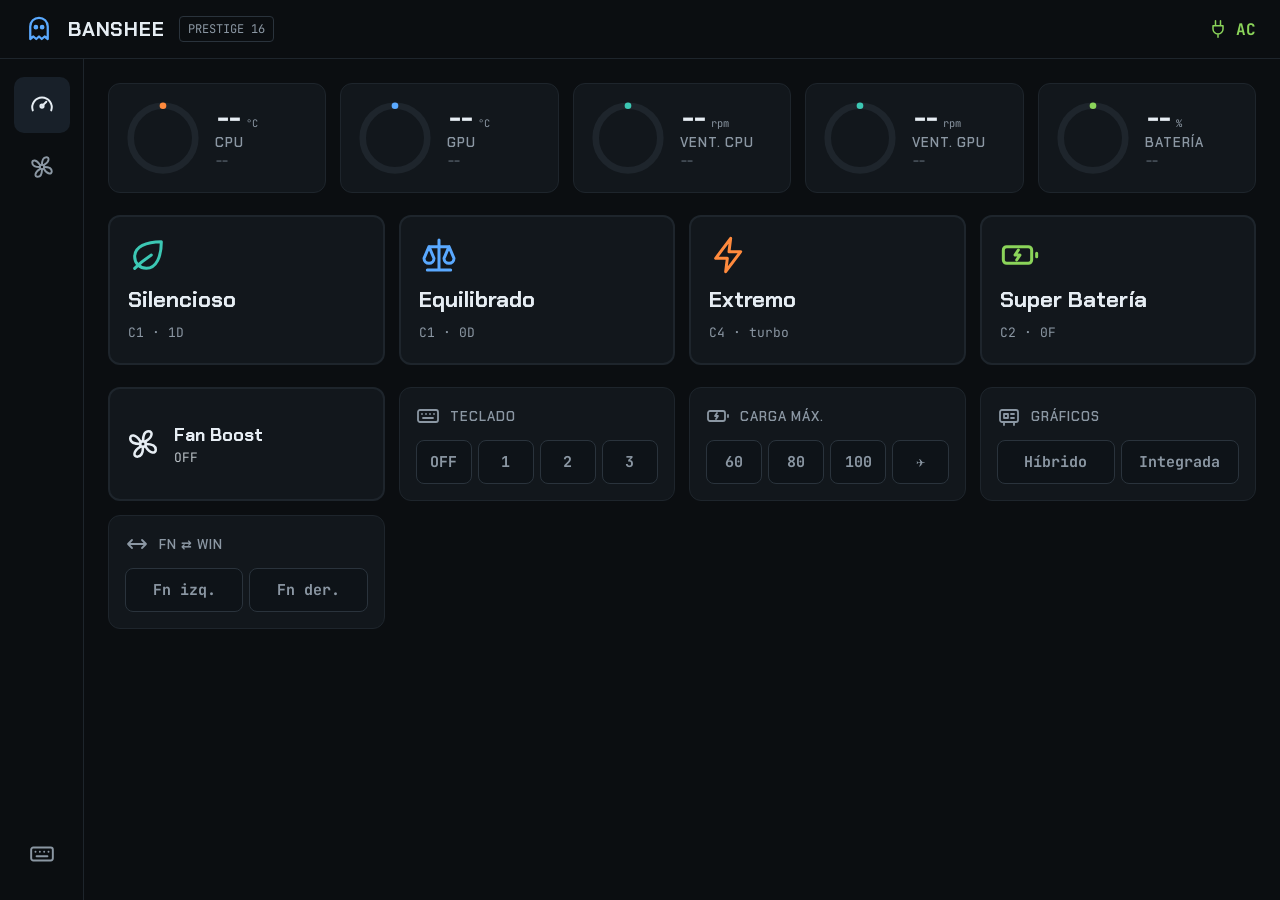
<file: ui/index.html>
<!doctype html>
<html lang="es">
<head>
<meta charset="utf-8">
<meta name="viewport" content="width=device-width, initial-scale=1">
<title>Banshee</title>
<link rel="stylesheet" href="app.css">
</head>
<body>
<div class="app">

  <header class="top">
    <svg class="logo" id="logo" width="30" height="30" viewBox="0 0 24 24" aria-hidden="true"><path d="M5 20V10a7 7 0 0 1 14 0v10l-2.5-2-2.3 2-2.2-2-2.2 2-2.3-2z"/><circle cx="9.5" cy="10.5" r="1"/><circle cx="14.5" cy="10.5" r="1"/></svg>
    <span class="brand">BANSHEE</span>
    <span class="chip" id="fw">PRESTIGE 16</span>
    <span class="grow"></span>
    <span class="power" id="power" aria-live="polite">
      <svg width="20" height="20" viewBox="0 0 24 24" aria-hidden="true"><path d="M9 2v6M15 2v6M6 8h12v4a6 6 0 0 1-12 0zM12 18v4"/></svg>
      <span id="powerLabel">AC</span>
    </span>
  </header>

  <div class="banner" id="banner" hidden>
    <svg width="22" height="22" viewBox="0 0 24 24" aria-hidden="true"><rect x="5" y="11" width="14" height="10" rx="2"/><path d="M8 11V7a4 4 0 0 1 8 0v4"/></svg>
    <span id="bannerText">Solo lectura</span>
    <span class="grow"></span>
    <button type="button" class="btn" id="setupBtn">Activar control</button>
  </div>

  <div class="body">
  <nav class="rail" aria-label="Secciones">
    <button type="button" class="on" data-view="home" aria-label="Inicio"><svg width="26" height="26" viewBox="0 0 24 24" aria-hidden="true"><path d="M12 13l4-4M3.5 17a9 9 0 1 1 17 0"/><circle cx="12" cy="13" r="1.5"/></svg></button>
    <button type="button" data-view="fans" aria-label="Ventiladores" title="Ventiladores"><svg width="26" height="26" viewBox="0 0 24 24" aria-hidden="true"><circle cx="12" cy="12" r="2"/><path d="M12 10c0-4 1-7 4-7s3 4-2 7M14 12c4 0 7 1 7 4s-4 3-7-2M12 14c0 4-1 7-4 7s-3-4 2-7M10 12c-4 0-7-1-7-4s4-3 7 2"/></svg></button>
    <span class="grow"></span>
    <button type="button" data-view="keys" aria-label="Atajos" title="Atajos (?)"><svg width="26" height="26" viewBox="0 0 24 24" aria-hidden="true"><rect x="2" y="6" width="20" height="12" rx="2"/><path d="M6 10h.01M10 10h.01M14 10h.01M18 10h.01M7 14h10"/></svg></button>
  </nav>

  <main class="main" id="view-home">
    <section class="gauges" aria-label="Estado">
      <div class="gauge" data-g="cpu"><svg viewBox="0 0 80 80" aria-hidden="true"><circle class="track" cx="40" cy="40" r="34"/><circle class="arc" cx="40" cy="40" r="34" style="stroke:var(--orange)"/></svg>
        <div class="gv"><div><span class="num">--</span><span class="unit">°C</span></div><span class="lbl">CPU</span><span class="sub">--</span></div></div>
      <div class="gauge" data-g="gpu"><svg viewBox="0 0 80 80" aria-hidden="true"><circle class="track" cx="40" cy="40" r="34"/><circle class="arc" cx="40" cy="40" r="34" style="stroke:var(--blue)"/></svg>
        <div class="gv"><div><span class="num">--</span><span class="unit">°C</span></div><span class="lbl">GPU</span><span class="sub">--</span></div></div>
      <div class="gauge" data-g="fcpu"><svg viewBox="0 0 80 80" aria-hidden="true"><circle class="track" cx="40" cy="40" r="34"/><circle class="arc" cx="40" cy="40" r="34" style="stroke:var(--teal)"/></svg>
        <div class="gv"><div><span class="num">--</span><span class="unit">rpm</span></div><span class="lbl">VENT. CPU</span><span class="sub">--</span></div></div>
      <div class="gauge" data-g="fgpu"><svg viewBox="0 0 80 80" aria-hidden="true"><circle class="track" cx="40" cy="40" r="34"/><circle class="arc" cx="40" cy="40" r="34" style="stroke:var(--teal)"/></svg>
        <div class="gv"><div><span class="num">--</span><span class="unit">rpm</span></div><span class="lbl">VENT. GPU</span><span class="sub">--</span></div></div>
      <div class="gauge" data-g="bat"><svg viewBox="0 0 80 80" aria-hidden="true"><circle class="track" cx="40" cy="40" r="34"/><circle class="arc" cx="40" cy="40" r="34" style="stroke:var(--green)"/></svg>
        <div class="gv"><div><span class="num">--</span><span class="unit">%</span></div><span class="lbl">BATERÍA</span><span class="sub">--</span></div></div>
    </section>

    <section class="profiles" id="profiles" aria-label="Perfil">
      <button type="button" class="profile" data-p="silent" style="--c:var(--teal)">
        <svg width="40" height="40" viewBox="0 0 24 24" aria-hidden="true"><path d="M11 20A7 7 0 0 1 4 13c0-6 7-9 16-9 0 9-3 16-9 16zM4 20c4-4 7-6 10-8"/></svg>
        <span class="pname">Silencioso</span><span class="pmeta">C1 · 1D</span></button>
      <button type="button" class="profile" data-p="balanced" style="--c:var(--blue)">
        <svg width="40" height="40" viewBox="0 0 24 24" aria-hidden="true"><path d="M12 3v18M5 21h14M6 7h12M6 7l-3 7a3 3 0 0 0 6 0zM18 7l-3 7a3 3 0 0 0 6 0z"/></svg>
        <span class="pname">Equilibrado</span><span class="pmeta">C1 · 0D</span></button>
      <button type="button" class="profile" data-p="extreme" style="--c:var(--orange)">
        <svg width="40" height="40" viewBox="0 0 24 24" aria-hidden="true"><path d="M13 2L4 14h7l-1 8 9-12h-7z"/></svg>
        <span class="pname">Extremo</span><span class="pmeta">C4 · turbo</span></button>
      <button type="button" class="profile" data-p="superbatt" style="--c:var(--green)">
        <svg width="40" height="40" viewBox="0 0 24 24" aria-hidden="true"><rect x="2" y="7" width="17" height="10" rx="2"/><path d="M22 11v2M11 9l-2 3h3l-2 3"/></svg>
        <span class="pname">Super Batería</span><span class="pmeta">C2 · 0F</span></button>
    </section>

    <section class="controls" aria-label="Controles">
      <button type="button" class="boost" id="boost" aria-pressed="false">
        <svg width="34" height="34" viewBox="0 0 24 24" aria-hidden="true"><circle cx="12" cy="12" r="2"/><path d="M12 10c0-4 1-7 4-7s3 4-2 7M14 12c4 0 7 1 7 4s-4 3-7-2M12 14c0 4-1 7-4 7s-3-4 2-7M10 12c-4 0-7-1-7-4s4-3 7 2"/></svg>
        <span class="bt"><span class="bname">Fan Boost</span><span class="bsub" id="boostSub">OFF</span></span>
      </button>

      <div class="card">
        <div class="ch"><svg width="24" height="24" viewBox="0 0 24 24" aria-hidden="true"><rect x="2" y="6" width="20" height="12" rx="2"/><path d="M6 10h.01M10 10h.01M14 10h.01M18 10h.01M7 14h10"/></svg><span>TECLADO</span></div>
        <div class="seg four" id="kbd">
          <button type="button" data-v="0" aria-label="Apagado">OFF</button><button type="button" data-v="1" aria-label="Nivel 1">1</button><button type="button" data-v="2" aria-label="Nivel 2">2</button><button type="button" data-v="3" aria-label="Nivel 3">3</button>
        </div>
      </div>

      <div class="card">
        <div class="ch"><svg width="24" height="24" viewBox="0 0 24 24" aria-hidden="true"><rect x="2" y="7" width="17" height="10" rx="2"/><path d="M22 11v2M11 9l-2 3h3l-2 3"/></svg><span>CARGA MÁX.</span></div>
        <div class="seg four" id="charge">
          <button type="button" data-v="60" aria-label="Límite 60 %">60</button><button type="button" data-v="80" aria-label="Límite 80 %">80</button><button type="button" data-v="100" aria-label="Límite 100 %">100</button><button type="button" data-v="travel" aria-label="Modo viaje: 100 % durante 7 días">✈</button>
        </div>
      </div>

      <div class="card">
        <div class="ch"><svg width="24" height="24" viewBox="0 0 24 24" aria-hidden="true"><rect x="3" y="6" width="18" height="12" rx="2"/><path d="M7 18v3M17 18v3M7 10h4v4H7zM14 10h3M14 14h3"/></svg><span>GRÁFICOS</span><span class="tag" id="gfxTag" hidden>↻ REINICIAR</span></div>
        <div class="seg two" id="gfx">
          <button type="button" data-v="hybrid">Híbrido</button><button type="button" data-v="igpu">Integrada</button>
        </div>
      </div>

      <div class="card">
        <div class="ch"><svg width="24" height="24" viewBox="0 0 24 24" aria-hidden="true"><path d="M7 16l-4-4 4-4M17 8l4 4-4 4M3 12h18"/></svg><span>FN ⇄ WIN</span></div>
        <div class="seg two" id="fn">
          <button type="button" data-v="left">Fn izq.</button><button type="button" data-v="right">Fn der.</button>
        </div>
      </div>
    </section>
  </main>

  <main class="main fans" id="view-fans" hidden>
    <div class="frow">
      <button type="button" class="switch" id="fSwitch" role="switch" aria-checked="false"><span class="trk"><span class="knob"></span></span><span class="swl">Curva propia</span></button>
      <span class="mchip" id="fMode">AUTO</span>
      <span class="grow"></span>
      <button type="button" class="fbtn" id="fReset"><svg width="18" height="18" viewBox="0 0 24 24" aria-hidden="true"><path d="M3 12a9 9 0 1 0 3-6.7L3 8M3 3v5h5"/></svg>De fábrica</button>
      <button type="button" class="fbtn primary" id="fApply"><svg width="18" height="18" viewBox="0 0 24 24" aria-hidden="true" style="stroke-width:2.4"><path d="M5 12l5 5L20 7"/></svg><span id="fApplyL">Aplicar</span></button>
    </div>
    <div class="intents" id="intents"></div>
    <div class="charts">
      <section class="fcard" data-fan="cpu" aria-label="Curva CPU">
        <div class="fh"><span class="ft" style="color:var(--orange)">CPU</span><span class="grow"></span><span class="fnum">--</span><span class="frpm">--</span></div>
        <svg class="plot" viewBox="0 0 560 300" role="img" aria-label="Curva del ventilador CPU"><g></g></svg>
      </section>
      <section class="fcard" data-fan="gpu" aria-label="Curva GPU">
        <div class="fh"><span class="ft" style="color:var(--blue)">GPU</span><span class="grow"></span><span class="fnum">--</span><span class="frpm">--</span></div>
        <svg class="plot" viewBox="0 0 560 300" role="img" aria-label="Curva del ventilador GPU"><g></g></svg>
      </section>
    </div>
    <div class="assign" id="assign">
      <svg width="22" height="22" viewBox="0 0 24 24" aria-hidden="true" style="color:var(--muted)"><path d="M4 7h10M18 7h2M4 17h4M12 17h8"/><circle cx="16" cy="7" r="2"/><circle cx="10" cy="17" r="2"/></svg>
    </div>
  </main>

  <main class="main keys" id="view-keys" hidden>
    <div class="frow">
      <svg width="30" height="30" viewBox="0 0 24 24" aria-hidden="true" style="color:var(--muted)"><rect x="2" y="6" width="20" height="12" rx="2"/><path d="M6 10h.01M10 10h.01M14 10h.01M18 10h.01M7 14h10"/></svg>
      <span class="ktitle">Atajos</span>
      <span class="chip">FUNCIONAN EN TODO EL SISTEMA</span>
      <span class="grow"></span>
      <button type="button" class="fbtn" id="kGnome"><svg width="18" height="18" viewBox="0 0 24 24" aria-hidden="true"><path d="M14 4h6v6M20 4l-9 9M18 14v5a1 1 0 0 1-1 1H5a1 1 0 0 1-1-1V7a1 1 0 0 1 1-1h5"/></svg>Ajustes de GNOME</button>
    </div>
    <section class="scen" aria-label="Tecla de escenario">
      <span class="kcap big">F7</span>
      <span class="scol"><span class="sname">Siguiente perfil</span><span class="ssub">TECLA DE ESCENARIO MSI · EXPERIMENTAL</span></span>
      <span class="grow"></span>
      <button type="button" class="switch amber" id="kScen" role="switch" aria-checked="false" aria-label="Usar la tecla de escenario F7"><span class="trk"><span class="knob"></span></span></button>
    </section>
    <section class="krows" id="krows" aria-label="Atajos globales"></section>
    <section class="klocal" aria-label="Dentro de Banshee">
      <span class="klabel">CON LA VENTANA ABIERTA</span>
      <div class="kl">
        <span><span class="kcap">1–4</span>perfiles</span>
        <span><span class="kcap">B</span>Fan Boost</span>
        <span><span class="kcap">Tab</span>Inicio / Ventiladores / Atajos</span>
        <span><span class="kcap">?</span>esta ayuda</span>
        <span><span class="kcap">Esc</span>cerrar panel</span>
      </div>
    </section>
  </main>
  </div>

  <div class="toast" id="toast" role="status" hidden></div>
</div>
<script src="app.js"></script>
<script src="fans.js"></script>
<script src="keys.js"></script>
</body>
</html>
</file>
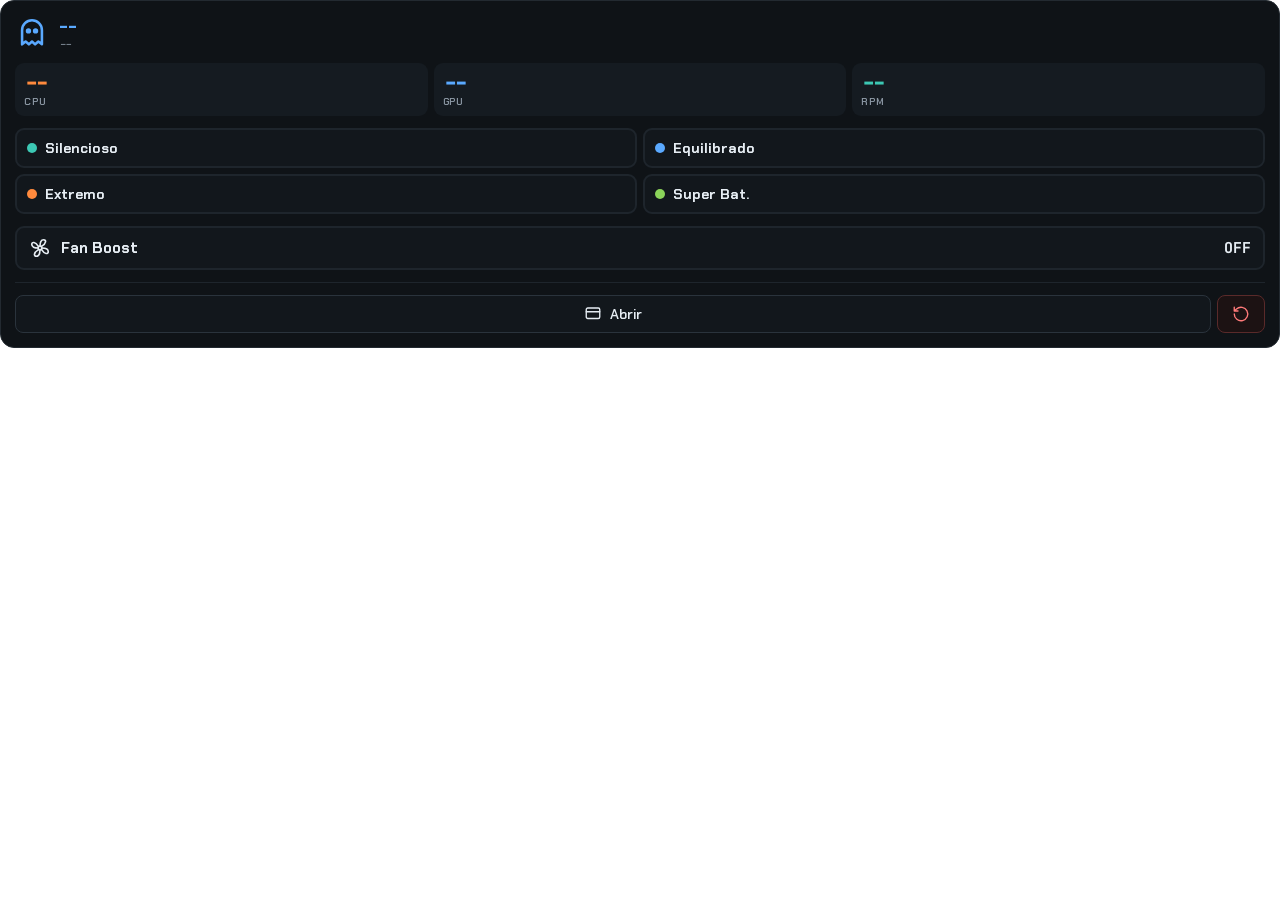
<file: ui/panel.html>
<!doctype html>
<html lang="es">
<head>
<meta charset="utf-8">
<title>Banshee · Panel</title>
<link rel="stylesheet" href="app.css">
<link rel="stylesheet" href="panel.css">
</head>
<body class="panel-body">
<div class="panel">
  <div class="ph">
    <svg class="logo" width="44" height="44" viewBox="0 0 24 24" aria-hidden="true"><path d="M5 20V10a7 7 0 0 1 14 0v10l-2.5-2-2.3 2-2.2-2-2.2 2-2.3-2z"/><circle cx="9.5" cy="10.5" r="1"/><circle cx="14.5" cy="10.5" r="1"/></svg>
    <div class="pht">
      <span class="pn" id="pname">--</span>
      <span class="ps" id="psub">--</span>
    </div>
  </div>

  <div class="tiles">
    <div class="tile"><span class="tv" id="tcpu" style="color:var(--orange)">--</span><span class="tl">CPU</span></div>
    <div class="tile"><span class="tv" id="tgpu" style="color:var(--blue)">--</span><span class="tl">GPU</span></div>
    <div class="tile"><span class="tv" id="trpm" style="color:var(--teal)">--</span><span class="tl">RPM</span></div>
  </div>

  <div class="pp">
    <button type="button" data-p="silent" style="--c:var(--teal)"><i></i>Silencioso</button>
    <button type="button" data-p="balanced" style="--c:var(--blue)"><i></i>Equilibrado</button>
    <button type="button" data-p="extreme" style="--c:var(--orange)"><i></i>Extremo</button>
    <button type="button" data-p="superbatt" style="--c:var(--green)"><i></i>Super Bat.</button>
  </div>

  <button type="button" class="pboost" id="pboost" aria-pressed="false">
    <svg width="26" height="26" viewBox="0 0 24 24" aria-hidden="true"><circle cx="12" cy="12" r="2"/><path d="M12 10c0-4 1-7 4-7s3 4-2 7M14 12c4 0 7 1 7 4s-4 3-7-2M12 14c0 4-1 7-4 7s-3-4 2-7M10 12c-4 0-7-1-7-4s4-3 7 2"/></svg>
    <span>Fan Boost</span><span class="grow"></span><b id="pboostv">OFF</b>
  </button>

  <div class="pf">
    <button type="button" id="popen"><svg width="20" height="20" viewBox="0 0 24 24" aria-hidden="true"><rect x="3" y="4" width="18" height="14" rx="2"/><path d="M3 9h18"/></svg>Abrir</button>
    <button type="button" id="ppanic" class="panic" aria-label="Reset de pánico"><svg width="20" height="20" viewBox="0 0 24 24" aria-hidden="true"><path d="M3 12a9 9 0 1 0 3-6.7L3 8M3 3v5h5"/></svg></button>
  </div>
</div>
<script src="panel.js"></script>
</body>
</html>
</file>
<file: ui/app.css>
@font-face { font-family: "Chakra Petch"; font-weight: 500; src: url(fonts/chakra-500.woff2) format("woff2"); }
@font-face { font-family: "Chakra Petch"; font-weight: 600; src: url(fonts/chakra-600.woff2) format("woff2"); }
@font-face { font-family: "Chakra Petch"; font-weight: 700; src: url(fonts/chakra-700.woff2) format("woff2"); }
@font-face { font-family: "JetBrains Mono"; font-weight: 100 800; src: url(fonts/jetbrains-mono.woff2) format("woff2"); }

:root {
  --bg: #0B0E11;
  --panel: #12171C;
  --panel2: #0E1318;
  --line: #1E252C;
  --line2: #2A333C;
  --text: #E6EDF3;
  --muted: #8B97A3;
  --dim: #6F7B87;
  --teal: #3CC8B4;
  --blue: #5AA9FF;
  --orange: #FF8A3D;
  --green: #8BD45A;
  --red: #FF7A7A;
  --accent: var(--blue);
  --mono: "JetBrains Mono", ui-monospace, monospace;
}

* { box-sizing: border-box; -webkit-user-select: none; user-select: none; -webkit-user-drag: none; }
body { cursor: default; }
html, body { margin: 0; height: 100%; background: var(--bg); color: var(--text); }
body { font-family: "Chakra Petch", system-ui, sans-serif; -webkit-font-smoothing: antialiased; user-select: none; }
button { font: inherit; color: inherit; cursor: pointer; }
button:disabled { cursor: not-allowed; opacity: 0.45; }
button:focus-visible { outline: 2px solid var(--accent); outline-offset: 2px; }
svg { fill: none; stroke: currentColor; stroke-width: 1.8; stroke-linecap: round; stroke-linejoin: round; }

.app { min-height: 100%; display: flex; flex-direction: column; }
.grow { flex: 1; }

.top { display: flex; align-items: center; gap: 14px; padding: 14px 24px; border-bottom: 1px solid var(--line); }
.logo { stroke: var(--accent); transition: stroke .3s; }
.brand { font-weight: 700; font-size: 20px; letter-spacing: .04em; }
.chip { font-family: var(--mono); font-size: 12px; color: var(--muted); border: 1px solid var(--line2); padding: 4px 8px; border-radius: 4px; }
.power { display: flex; align-items: center; gap: 8px; font-family: var(--mono); font-weight: 700; color: var(--green); }
.power.bat { color: var(--muted); }

.banner { display: flex; align-items: center; gap: 12px; margin: 16px 24px 0; padding: 12px 16px; border-radius: 10px; border: 1px solid #4A3A1E; background: #1A150D; color: #FFC36B; font-weight: 600; }
.banner.err { border-color: #5A2A2A; background: #1C1213; color: var(--red); }
.btn { height: 40px; padding: 0 18px; border-radius: 8px; border: 1px solid currentColor; background: transparent; font-weight: 700; }

.body { flex: 1; display: flex; min-height: 0; }
.rail { flex: 0 0 84px; display: flex; flex-direction: column; align-items: center; gap: 6px; padding: 18px 0; border-right: 1px solid var(--line); }
.rail button { width: 56px; height: 56px; display: flex; align-items: center; justify-content: center; border-radius: 10px; border: 0; background: transparent; color: var(--muted); }
.rail button.on { background: #182029; color: var(--text); }
.rail button:hover:not(.on) { color: var(--text); }
.main { flex: 1; min-width: 0; padding: 24px; display: flex; flex-direction: column; gap: 22px; }

.gauges { display: grid; grid-template-columns: repeat(auto-fit, minmax(190px, 1fr)); gap: 14px; }
.gauge { background: var(--panel); border: 1px solid var(--line); border-radius: 12px; padding: 16px; display: flex; align-items: center; gap: 14px; }
.gauge > svg { width: 76px; height: 76px; flex: 0 0 76px; }
.gauge .track { stroke: var(--line); stroke-width: 7; }
.gauge .arc { stroke-width: 7; stroke-dasharray: 0 213.6; transform: rotate(-90deg); transform-origin: 40px 40px; transition: stroke-dasharray .6s ease; }
[hidden] { display: none !important; }
.gv { flex: 1; display: flex; flex-direction: column; gap: 2px; min-width: 0; container-type: inline-size; }
.gv > div:first-child { white-space: nowrap; }
.gv .num { font-family: var(--mono); font-weight: 800; font-size: min(38px, 25cqi); line-height: 1; }
.gv .unit { font-family: var(--mono); font-size: min(16px, 11cqi); color: var(--muted); margin-left: 3px; }
.gv .lbl { font-size: 13px; font-weight: 600; letter-spacing: .08em; color: var(--muted); }
.gv .sub { font-family: var(--mono); font-size: 12px; color: var(--dim); white-space: nowrap; overflow: hidden; text-overflow: ellipsis; }
.gauge.sleep .num { color: var(--dim); }

.profiles { display: grid; grid-template-columns: repeat(auto-fit, minmax(200px, 1fr)); gap: 14px; }
.profile { display: flex; flex-direction: column; align-items: flex-start; gap: 10px; padding: 18px; min-height: 150px; border-radius: 12px; text-align: left; border: 2px solid var(--line); background: var(--panel); transition: border-color .2s, background .2s; }
.profile svg { color: var(--c); }
.profile .pname { font-size: 22px; font-weight: 700; }
.profile .pmeta { font-family: var(--mono); font-size: 13px; color: var(--muted); }
.profile:hover:not(:disabled) { border-color: var(--line2); }
.profile.on { border-color: var(--c); background: linear-gradient(180deg, color-mix(in srgb, var(--c) 15%, transparent), var(--panel) 70%); }

.controls { display: grid; grid-template-columns: repeat(auto-fit, minmax(220px, 1fr)); gap: 14px; }
.card { background: var(--panel); border: 1px solid var(--line); border-radius: 12px; padding: 16px; display: flex; flex-direction: column; gap: 12px; }
.ch { display: flex; align-items: center; gap: 10px; color: var(--muted); font-size: 13px; font-weight: 600; letter-spacing: .08em; }
.tag { margin-left: auto; font-family: var(--mono); font-size: 11px; color: #FFC36B; border: 1px solid #4A3A1E; padding: 2px 6px; border-radius: 4px; }
.seg { display: grid; gap: 6px; }
.seg.four { grid-template-columns: repeat(4, minmax(0, 1fr)); }
.seg.two { grid-template-columns: repeat(2, minmax(0, 1fr)); }
.seg button { height: 44px; border-radius: 8px; font-family: var(--mono); font-weight: 700; font-size: 15px; border: 1px solid var(--line2); background: var(--panel2); color: var(--muted); }
.seg button.on { border-color: var(--accent); background: color-mix(in srgb, var(--accent) 14%, transparent); color: var(--text); }
.seg button.pending { border-style: dashed; border-color: #FFC36B; color: var(--text); }

.boost { display: flex; align-items: center; gap: 14px; padding: 16px; min-height: 96px; border-radius: 12px; text-align: left; border: 2px solid var(--line); background: var(--panel); }
.boost .bt { display: flex; flex-direction: column; gap: 2px; }
.boost .bname { font-size: 18px; font-weight: 700; }
.boost .bsub { font-family: var(--mono); font-size: 13px; opacity: .8; }
.boost.on { border-color: var(--orange); background: var(--orange); color: #14100B; }

.toast { position: fixed; right: 20px; bottom: 20px; max-width: 420px; padding: 12px 16px; border-radius: 10px; background: #1C1213; border: 1px solid #5A2A2A; color: var(--red); font-family: var(--mono); font-size: 13px; }

/* ---------- fan curve ---------- */
.fans { gap: 16px; padding: 20px 24px; }
.frow { display: flex; align-items: center; gap: 16px; flex-wrap: wrap; }
.switch { display: flex; align-items: center; gap: 12px; border: 0; background: none; padding: 0; }
.switch .trk { position: relative; width: 52px; height: 30px; border-radius: 15px; background: var(--line2); transition: background .15s; }
.switch .knob { position: absolute; top: 3px; left: 3px; width: 24px; height: 24px; border-radius: 50%; background: #fff; transition: left .15s; }
.switch[aria-checked="true"] .trk { background: var(--accent); }
.switch[aria-checked="true"] .knob { left: 25px; }
.switch .swl { font-size: 20px; font-weight: 700; }
.mchip { font-family: var(--mono); font-size: 13px; font-weight: 700; padding: 5px 10px; border-radius: 6px; border: 1px solid var(--line2); color: var(--muted); }
.mchip.on { border-color: var(--accent); color: var(--accent); }
.fbtn { height: 42px; padding: 0 16px; border-radius: 10px; border: 1px solid var(--line2); background: var(--panel); display: flex; align-items: center; gap: 8px; font-weight: 700; color: var(--muted); }
.fbtn.primary { border: 2px solid var(--accent); background: var(--accent); color: #0B0E11; padding: 0 20px; }
.fbtn.primary.done { background: transparent; color: var(--accent); }
.intents { display: grid; grid-template-columns: repeat(4, minmax(0, 1fr)); gap: 12px; }
.intent { display: flex; align-items: center; gap: 12px; height: 58px; padding: 0 14px; border-radius: 10px; border: 1px solid var(--line); background: var(--panel); font-size: 17px; font-weight: 700; }
.intent svg { flex: 0 0 52px; color: var(--muted); stroke-width: 2.2; }
.intent.on { border: 2px solid var(--accent); background: color-mix(in srgb, var(--accent) 10%, transparent); color: var(--accent); }
.intent.on svg { color: var(--accent); }
.charts { display: grid; grid-template-columns: repeat(auto-fit, minmax(420px, 1fr)); gap: 16px; }
.fcard { background: var(--panel); border: 1px solid var(--line); border-radius: 12px; padding: 14px 14px 6px; display: flex; flex-direction: column; gap: 4px; }
.fh { display: flex; align-items: baseline; gap: 12px; padding: 0 4px; }
.ft { font-size: 18px; font-weight: 700; }
.fnum { font-family: var(--mono); font-weight: 800; font-size: 22px; }
.frpm { font-family: var(--mono); font-size: 14px; color: var(--muted); }
.plot { width: 100%; height: auto; touch-action: none; stroke-width: 1; transition: opacity .2s; }
.plot.off { opacity: .4; }
.plot text { stroke: none; font-family: var(--mono); }
.plot .node { cursor: ns-resize; }
.fans.ro .plot .node { cursor: default; }
.assign { display: flex; align-items: center; gap: 10px; flex-wrap: wrap; }
.apill { display: flex; align-items: center; gap: 8px; height: 40px; padding: 0 14px; border-radius: 20px; border: 1px solid var(--line2); background: var(--panel); font-weight: 700; }
.apill .dot { width: 10px; height: 10px; border-radius: 50%; background: var(--c); }
.apill .av { font-family: var(--mono); font-size: 13px; color: var(--muted); }
.apill.on { border-color: var(--c); }
.apill.on .av { color: var(--c); }

/* ---------- shortcuts ---------- */
.keys { gap: 18px; padding: 22px 24px; }
.ktitle { font-size: 24px; font-weight: 700; }
.kcap { font-family: var(--mono); font-size: 13px; font-weight: 700; padding: 4px 8px; border-radius: 6px; border: 1px solid var(--line2); border-bottom-width: 3px; background: var(--panel2); }
.kcap.big { font-size: 16px; font-weight: 800; padding: 6px 12px; border-radius: 8px; border-color: #4A3A1E; background: #1A150D; color: #FFC36B; }
.scen { display: flex; align-items: center; gap: 16px; padding: 16px 18px; border-radius: 12px; border: 1px solid #4A3A1E; background: #15120C; }
.scol { display: flex; flex-direction: column; gap: 2px; }
.sname { font-size: 18px; font-weight: 700; }
.ssub { font-family: var(--mono); font-size: 12px; color: #FFC36B; }
.switch.amber[aria-checked="true"] .trk { background: #FFC36B; }
.krows { display: grid; grid-template-columns: repeat(auto-fit, minmax(330px, 1fr)); gap: 12px; }
.krow { display: flex; align-items: center; gap: 14px; padding: 12px 12px 12px 16px; min-height: 64px; border-radius: 12px; background: var(--panel); border: 1px solid var(--line); }
.krow.cap { border-color: var(--blue); }
.krow .ico { display: flex; color: var(--c); }
.krow .kname { flex: 1; min-width: 0; font-size: 17px; font-weight: 700; }
.kbtn { display: flex; align-items: center; gap: 5px; min-height: 40px; padding: 0 10px; border-radius: 8px; border: 1px solid transparent; background: transparent; }
.kbtn:hover:not(:disabled) { border-color: var(--line2); }
.krow.cap .kbtn { border: 1px dashed var(--blue); background: color-mix(in srgb, var(--blue) 8%, transparent); }
.kbtn .wait { font-family: var(--mono); font-size: 13px; font-weight: 700; color: var(--blue); }
.kbtn .none { font-family: var(--mono); font-size: 13px; color: var(--dim); }
.kx { width: 34px; height: 34px; border-radius: 8px; border: 0; background: transparent; color: var(--dim); display: flex; align-items: center; justify-content: center; }
.kx:hover:not(:disabled) { color: var(--text); }
.klocal { display: flex; flex-direction: column; gap: 10px; padding-top: 6px; }
.klabel { font-size: 13px; font-weight: 600; letter-spacing: .08em; color: var(--muted); }
.kl { display: flex; gap: 22px; flex-wrap: wrap; color: var(--muted); }
.kl > span { display: flex; align-items: center; gap: 8px; }
</file>
<file: ui/panel.css>
/* transparent window: the rounded card is the only thing painted */
html, body.panel-body { background: transparent !important; overflow: hidden; }
.panel { padding: 14px; display: flex; flex-direction: column; gap: 12px; border: 1px solid #232A31; border-radius: 14px; background: #0F1317; }
.ph { display: flex; align-items: center; gap: 10px; }
.ph .logo { width: 34px; height: 34px; }
.pht { display: flex; flex-direction: column; }
.pn { font-size: 19px; font-weight: 700; color: var(--accent); line-height: 1.15; }
.ps { font-family: var(--mono); font-size: 11px; color: var(--muted); }
.tiles { display: grid; grid-template-columns: repeat(3, minmax(0, 1fr)); gap: 6px; }
.tile { background: #151B21; border-radius: 9px; padding: 8px 9px; display: flex; flex-direction: column; gap: 1px; }
.tv { font-family: var(--mono); font-weight: 800; font-size: 21px; line-height: 1.1; }
.tl { font-size: 10px; font-weight: 600; letter-spacing: .08em; color: var(--muted); }
.pp { display: grid; grid-template-columns: repeat(2, minmax(0, 1fr)); gap: 6px; }
.pp button { display: flex; align-items: center; gap: 8px; height: 40px; padding: 0 10px; border-radius: 9px; border: 2px solid var(--line); background: var(--panel); font-size: 14px; font-weight: 700; white-space: nowrap; }
.pp button i { width: 10px; height: 10px; border-radius: 50%; background: var(--c); flex: 0 0 10px; }
.pp button.on { border-color: var(--c); background: color-mix(in srgb, var(--c) 14%, transparent); }
.pboost { display: flex; align-items: center; gap: 10px; height: 44px; padding: 0 12px; border-radius: 9px; border: 2px solid var(--line); background: var(--panel); font-size: 15px; font-weight: 700; }
.pboost svg { width: 22px; height: 22px; }
.pboost b { font-family: var(--mono); }
.pboost.on { border-color: var(--orange); background: var(--orange); color: #14100B; }
.pf { display: flex; gap: 6px; border-top: 1px solid var(--line); padding-top: 12px; }
.pf button { height: 38px; border-radius: 8px; border: 1px solid var(--line2); background: var(--panel); display: flex; align-items: center; justify-content: center; gap: 8px; font-weight: 600; font-size: 14px; }
.pf button svg { width: 18px; height: 18px; }
#popen { flex: 1; }
.pf .panic { width: 48px; border-color: #5A2A2A; background: #1C1213; color: var(--red); }
[hidden] { display: none !important; }
</file>
